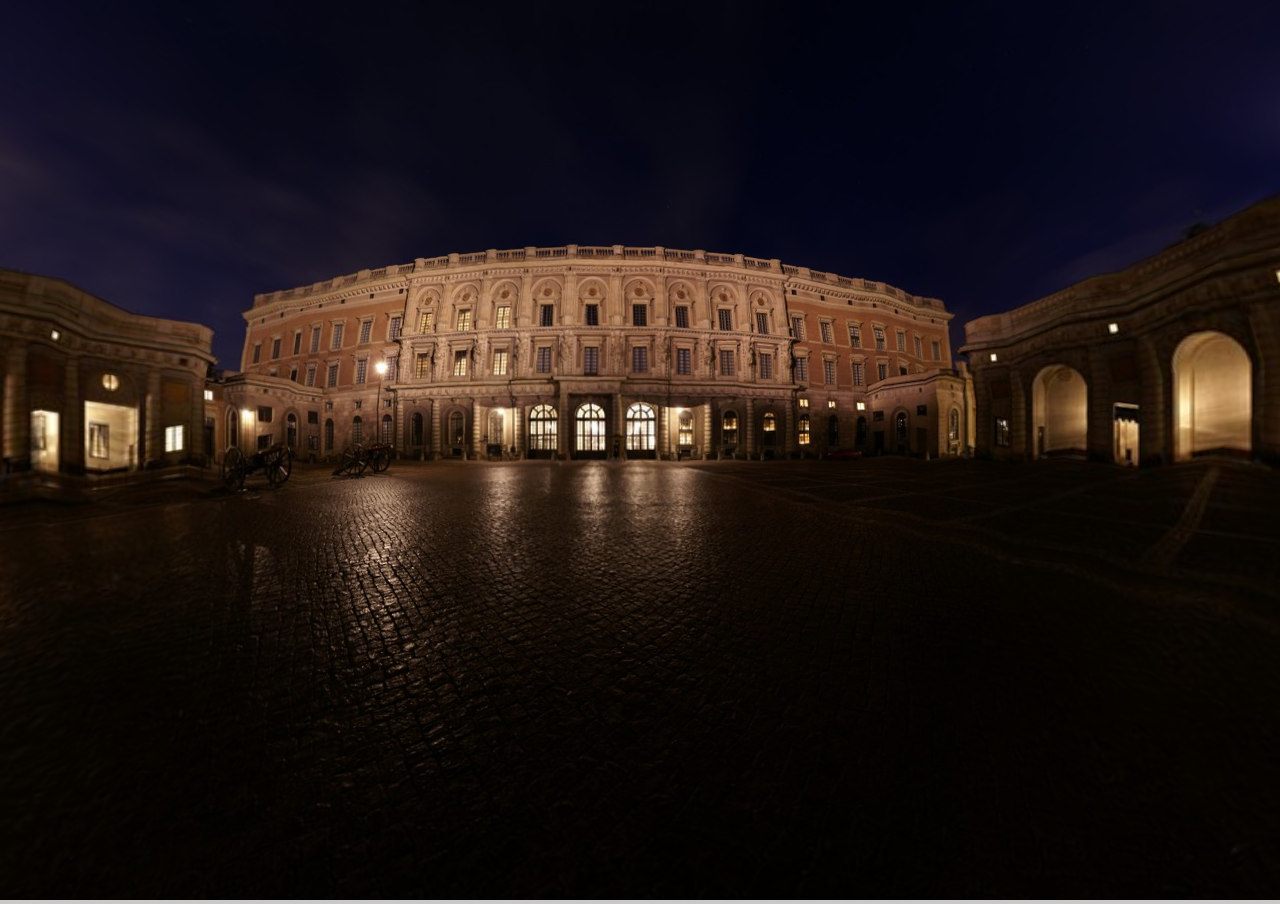
<file: index.html>
<!DOCTYPE html>
<html lang="en">
	<head>
		<title>Renaissance</title>
		<meta charset="utf-8">
		<meta name="viewport" content="width=device-width, user-scalable=no, minimum-scale=1.0, maximum-scale=1.0">
		<style>
			body {
				background-color: rgb(200,200,200);
				margin: 0px;
				overflow: hidden;
			}

			#info {
				position: absolute;
				top: 0px; width: 100%;
				color: #ffffff;
				padding: 5px;
				font-family:Monospace;
				font-size:13px;
				font-weight: bold;
				text-align:center;
			}

			a {
				color: #ffffff;
			}
		</style>
	</head>
	<body>

		<div id="container"></div>

		<script src="js/three.js"></script>

		<script src="js/Projector.js"></script>
		<script src="js/CanvasRenderer.js"></script>

		<script>

			var camera, scene, renderer;

			var texture_placeholder,
			isUserInteracting = false,
			onMouseDownMouseX = 0, onMouseDownMouseY = 0,
			lon = 90, onMouseDownLon = 0,
			lat = 0, onMouseDownLat = 0,
			phi = 0, theta = 0,
			target = new THREE.Vector3();

			init();
			animate();

			function init() {

				var container, mesh;

				container = document.getElementById( 'container' );

				camera = new THREE.PerspectiveCamera( 75, window.innerWidth / window.innerHeight, 1, 1100 );

				scene = new THREE.Scene();

				texture_placeholder = document.createElement( 'canvas' );
				texture_placeholder.width = 128;
				texture_placeholder.height = 128;

				var context = texture_placeholder.getContext( '2d' );
				context.fillStyle = 'rgb( 200, 200, 200 )';
				context.fillRect( 0, 0, texture_placeholder.width, texture_placeholder.height );

				var materials = [

					loadTexture( 'Bg/px.jpg' ), // right
					loadTexture( 'Bg/nx.jpg' ), // left
					loadTexture( 'Bg/py.jpg' ), // top
					loadTexture( 'Bg/ny.jpg' ), // bottom
					loadTexture( 'Bg/pz.jpg' ), // back
					loadTexture( 'Bg/nz.jpg' ) // front

				];

				mesh = new THREE.Mesh( new THREE.BoxGeometry( 300, 300, 300, 7, 7, 7 ), new THREE.MultiMaterial( materials ) );
				mesh.scale.x = - 1;
				scene.add( mesh );

				for ( var i = 0, l = mesh.geometry.vertices.length; i < l; i ++ ) {

					var vertex = mesh.geometry.vertices[ i ];

					vertex.normalize();
					vertex.multiplyScalar( 550 );

				}

				renderer = new THREE.CanvasRenderer();
				renderer.setPixelRatio( window.devicePixelRatio );
				renderer.setSize( window.innerWidth, window.innerHeight );
				container.appendChild( renderer.domElement );

				document.addEventListener( 'mousedown', onDocumentMouseDown, false );
				document.addEventListener( 'mousemove', onDocumentMouseMove, false );
				document.addEventListener( 'mouseup', onDocumentMouseUp, false );
				document.addEventListener( 'wheel', onDocumentMouseWheel, false );

				document.addEventListener( 'touchstart', onDocumentTouchStart, false );
				document.addEventListener( 'touchmove', onDocumentTouchMove, false );

				//

				window.addEventListener( 'resize', onWindowResize, false );

			}

			function onWindowResize() {

				camera.aspect = window.innerWidth / window.innerHeight;
				camera.updateProjectionMatrix();

				renderer.setSize( window.innerWidth, window.innerHeight );

			}

			function loadTexture( path ) {

				var texture = new THREE.Texture( texture_placeholder );
				var material = new THREE.MeshBasicMaterial( { map: texture, overdraw: 0.5 } );

				var image = new Image();
				image.onload = function () {

					texture.image = this;
					texture.needsUpdate = true;

				};
				image.src = path;

				return material;

			}

			function onDocumentMouseDown( event ) {

				event.preventDefault();

				isUserInteracting = true;

				onPointerDownPointerX = event.clientX;
				onPointerDownPointerY = event.clientY;

				onPointerDownLon = lon;
				onPointerDownLat = lat;

			}

			function onDocumentMouseMove( event ) {

				if ( isUserInteracting === true ) {

					lon = ( onPointerDownPointerX - event.clientX ) * 0.1 + onPointerDownLon;
					lat = ( event.clientY - onPointerDownPointerY ) * 0.1 + onPointerDownLat;

				}
			}

			function onDocumentMouseUp( event ) {

				isUserInteracting = false;

			}

			function onDocumentMouseWheel( event ) {

				camera.fov += event.deltaY * 0.05;
				camera.updateProjectionMatrix();

			}

			function onDocumentTouchStart( event ) {

				if ( event.touches.length == 1 ) {

					event.preventDefault();

					onPointerDownPointerX = event.touches[ 0 ].pageX;
					onPointerDownPointerY = event.touches[ 0 ].pageY;

					onPointerDownLon = lon;
					onPointerDownLat = lat;

				}

			}

			function onDocumentTouchMove( event ) {

				if ( event.touches.length == 1 ) {

					event.preventDefault();

					lon = ( onPointerDownPointerX - event.touches[0].pageX ) * 0.1 + onPointerDownLon;
					lat = ( event.touches[0].pageY - onPointerDownPointerY ) * 0.1 + onPointerDownLat;

				}

			}

			function animate() {

				requestAnimationFrame( animate );
				update();

			}

			function update() {

				if ( isUserInteracting === false ) {

					lon += 0.1;

				}

				lat = Math.max( - 85, Math.min( 85, lat ) );
				phi = THREE.Math.degToRad( 90 - lat );
				theta = THREE.Math.degToRad( lon );

				target.x = 500 * Math.sin( phi ) * Math.cos( theta );
				target.y = 500 * Math.cos( phi );
				target.z = 500 * Math.sin( phi ) * Math.sin( theta );

				camera.position.copy( target ).negate();
				camera.lookAt( target );

				renderer.render( scene, camera );
				

			}

		</script>
	</body>
</html>
</file>
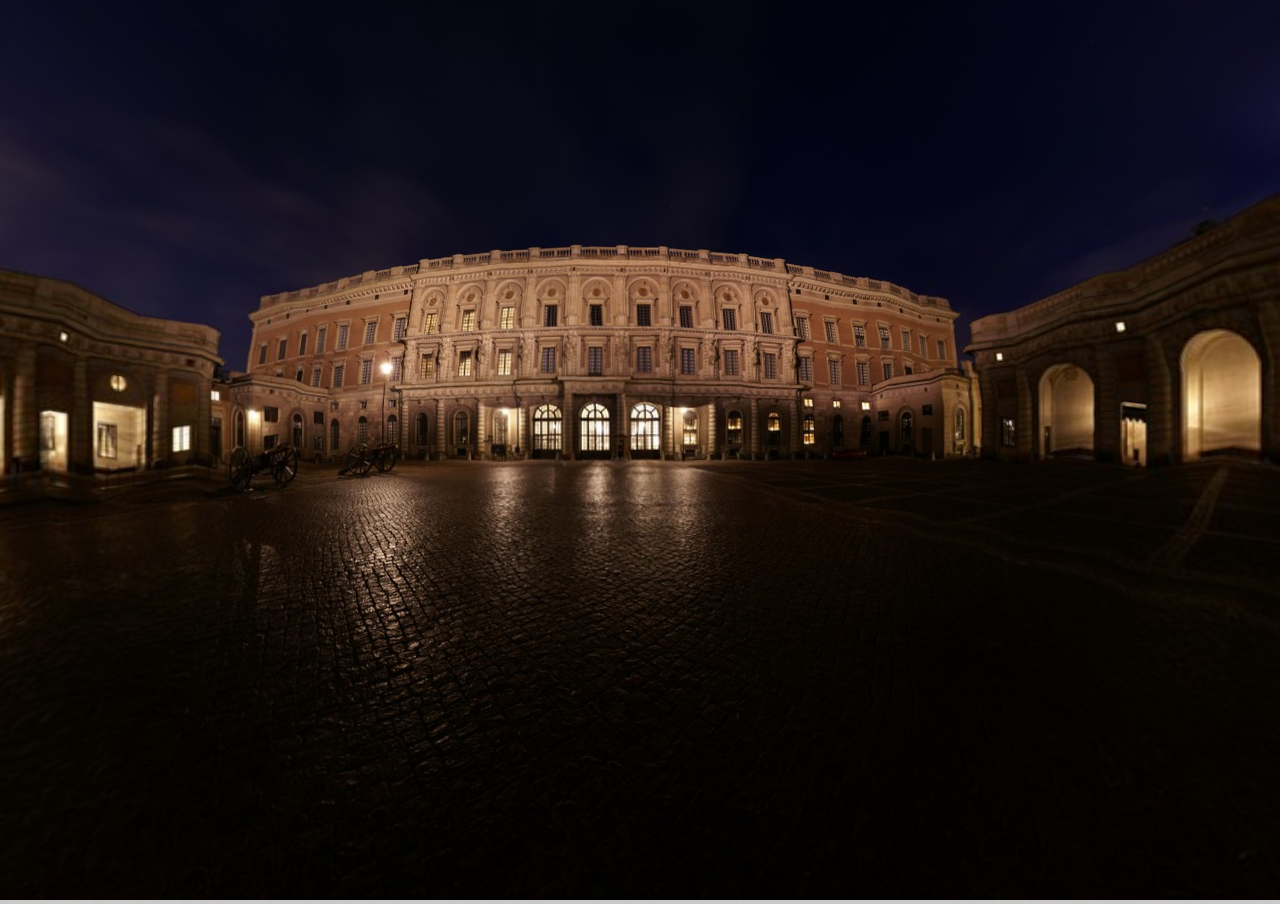
<file: canvas_geometry_panorama_fisheye.html>
<!DOCTYPE html>
<html lang="en">
	<head>
		<title>three.js canvas - panorama fisheye demo</title>
		<meta charset="utf-8">
		<meta name="viewport" content="width=device-width, user-scalable=no, minimum-scale=1.0, maximum-scale=1.0">
		<style>
			body {
				background-color: rgb(200,200,200);
				margin: 0px;
				overflow: hidden;
			}

			#info {
				position: absolute;
				top: 0px; width: 100%;
				color: #ffffff;
				padding: 5px;
				font-family:Monospace;
				font-size:13px;
				font-weight: bold;
				text-align:center;
			}

			a {
				color: #ffffff;
			}
		</style>
	</head>
	<body>

		<div id="container"></div>

		<script src="js/three.js"></script>

		<script src="js/Projector.js"></script>
		<script src="js/CanvasRenderer.js"></script>

		<script>

			var camera, scene, renderer;

			var texture_placeholder,
			isUserInteracting = false,
			onMouseDownMouseX = 0, onMouseDownMouseY = 0,
			lon = 90, onMouseDownLon = 0,
			lat = 0, onMouseDownLat = 0,
			phi = 0, theta = 0,
			target = new THREE.Vector3();

			init();
			animate();

			function init() {

				var container, mesh;

				container = document.getElementById( 'container' );

				camera = new THREE.PerspectiveCamera( 75, window.innerWidth / window.innerHeight, 1, 1100 );

				scene = new THREE.Scene();

				texture_placeholder = document.createElement( 'canvas' );
				texture_placeholder.width = 128;
				texture_placeholder.height = 128;

				var context = texture_placeholder.getContext( '2d' );
				context.fillStyle = 'rgb( 200, 200, 200 )';
				context.fillRect( 0, 0, texture_placeholder.width, texture_placeholder.height );

				var materials = [

					loadTexture( 'Bg/px.jpg' ), // right
					loadTexture( 'Bg/nx.jpg' ), // left
					loadTexture( 'Bg/py.jpg' ), // top
					loadTexture( 'Bg/ny.jpg' ), // bottom
					loadTexture( 'Bg/pz.jpg' ), // back
					loadTexture( 'Bg/nz.jpg' ) // front

				];

				mesh = new THREE.Mesh( new THREE.BoxGeometry( 300, 300, 300, 7, 7, 7 ), new THREE.MultiMaterial( materials ) );
				mesh.scale.x = - 1;
				scene.add( mesh );

				for ( var i = 0, l = mesh.geometry.vertices.length; i < l; i ++ ) {

					var vertex = mesh.geometry.vertices[ i ];

					vertex.normalize();
					vertex.multiplyScalar( 550 );

				}

				renderer = new THREE.CanvasRenderer();
				renderer.setPixelRatio( window.devicePixelRatio );
				renderer.setSize( window.innerWidth, window.innerHeight );
				container.appendChild( renderer.domElement );

				document.addEventListener( 'mousedown', onDocumentMouseDown, false );
				document.addEventListener( 'mousemove', onDocumentMouseMove, false );
				document.addEventListener( 'mouseup', onDocumentMouseUp, false );
				document.addEventListener( 'wheel', onDocumentMouseWheel, false );

				document.addEventListener( 'touchstart', onDocumentTouchStart, false );
				document.addEventListener( 'touchmove', onDocumentTouchMove, false );

				//

				window.addEventListener( 'resize', onWindowResize, false );

			}

			function onWindowResize() {

				camera.aspect = window.innerWidth / window.innerHeight;
				camera.updateProjectionMatrix();

				renderer.setSize( window.innerWidth, window.innerHeight );

			}

			function loadTexture( path ) {

				var texture = new THREE.Texture( texture_placeholder );
				var material = new THREE.MeshBasicMaterial( { map: texture, overdraw: 0.5 } );

				var image = new Image();
				image.onload = function () {

					texture.image = this;
					texture.needsUpdate = true;

				};
				image.src = path;

				return material;

			}

			function onDocumentMouseDown( event ) {

				event.preventDefault();

				isUserInteracting = true;

				onPointerDownPointerX = event.clientX;
				onPointerDownPointerY = event.clientY;

				onPointerDownLon = lon;
				onPointerDownLat = lat;

			}

			function onDocumentMouseMove( event ) {

				if ( isUserInteracting === true ) {

					lon = ( onPointerDownPointerX - event.clientX ) * 0.1 + onPointerDownLon;
					lat = ( event.clientY - onPointerDownPointerY ) * 0.1 + onPointerDownLat;

				}
			}

			function onDocumentMouseUp( event ) {

				isUserInteracting = false;

			}

			function onDocumentMouseWheel( event ) {

				camera.fov += event.deltaY * 0.05;
				camera.updateProjectionMatrix();

			}

			function onDocumentTouchStart( event ) {

				if ( event.touches.length == 1 ) {

					event.preventDefault();

					onPointerDownPointerX = event.touches[ 0 ].pageX;
					onPointerDownPointerY = event.touches[ 0 ].pageY;

					onPointerDownLon = lon;
					onPointerDownLat = lat;

				}

			}

			function onDocumentTouchMove( event ) {

				if ( event.touches.length == 1 ) {

					event.preventDefault();

					lon = ( onPointerDownPointerX - event.touches[0].pageX ) * 0.1 + onPointerDownLon;
					lat = ( event.touches[0].pageY - onPointerDownPointerY ) * 0.1 + onPointerDownLat;

				}

			}

			function animate() {

				requestAnimationFrame( animate );
				update();

			}

			function update() {

				if ( isUserInteracting === false ) {

					lon += 0.1;

				}

				lat = Math.max( - 85, Math.min( 85, lat ) );
				phi = THREE.Math.degToRad( 90 - lat );
				theta = THREE.Math.degToRad( lon );

				target.x = 500 * Math.sin( phi ) * Math.cos( theta );
				target.y = 500 * Math.cos( phi );
				target.z = 500 * Math.sin( phi ) * Math.sin( theta );

				camera.position.copy( target ).negate();
				camera.lookAt( target );

				renderer.render( scene, camera );

			}

		</script>
	</body>
</html>
</file>
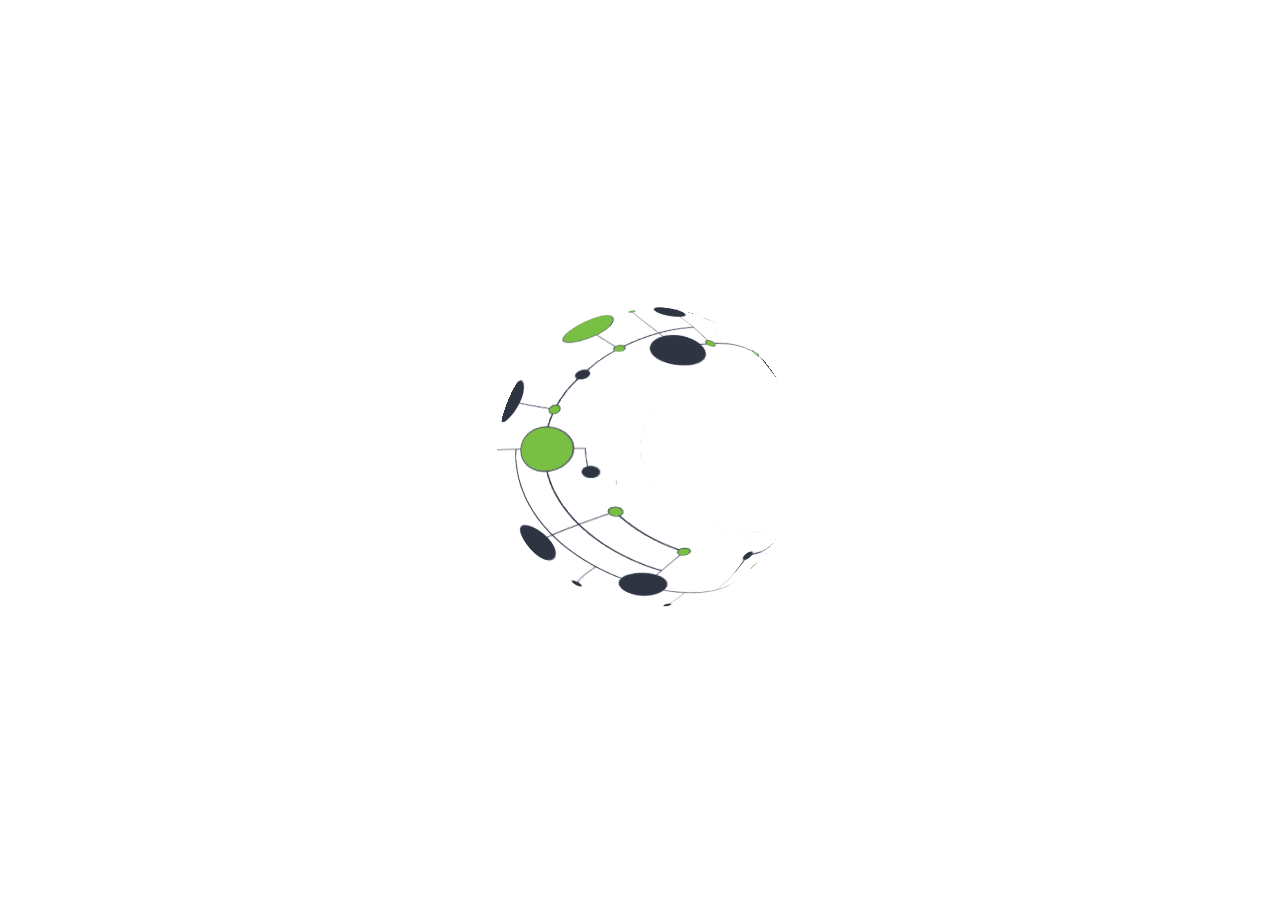
<file: check.html>
<html>
<head>
 

<script src="build/three.js"></script>
<script src='rennai/threex.domevent.js'></script>

</head>

<body>







<div class="duniya">
<script>
 

init();


function init() {
 scene.add(mesh3);

				window.addEventListener( 'resize', onWindowResize, false );
}

			function onWindowResize() {

				camera.aspect = window.innerWidth / window.innerHeight;
				camera.updateProjectionMatrix();

				renderer.setSize( window.innerWidth, window.innerHeight );

			}

</script>
</div>






<div class="duniya">
<script>

var camera, scene, renderer;
var geometry, material, mesh;
	var texture_placeholder,
			isUserInteracting = false,
			onMouseDownMouseX = 0, onMouseDownMouseY = 0,
			lon = 90, onMouseDownLon = 0,
			lat = 0, onMouseDownLat = 0,
			phi = 0, theta = 0,
			target = new THREE.Vector3();

init();
animate();

function init() {

//initiating renderers earlier
renderer = new THREE.WebGLRenderer({ alpha: true });
renderer.setSize(window.innerWidth, window.innerHeight);
document.body.appendChild(renderer.domElement);
//initiating

    camera = new THREE.PerspectiveCamera(75, window.innerWidth / window.innerHeight, 1, 10000);
    camera.position.z = 1000;

    scene = new THREE.Scene();

    geometry = new THREE.SphereGeometry( 250,250,250);
		var texture = THREE.ImageUtils.loadTexture( 'bub.png' );
				texture.anisotropy = renderer.getMaxAnisotropy();
				var material = new THREE.MeshBasicMaterial( { map: texture } );



    mesh3 = new THREE.Mesh(geometry, material);
    var domEvents	= new THREEx.DomEvents(camera, renderer.domElement);
//event
      
   scene.add(mesh3);


				window.addEventListener( 'resize', onWindowResize, false );


}

			function onWindowResize() {

				camera.aspect = window.innerWidth / window.innerHeight;
				camera.updateProjectionMatrix();

				renderer.setSize( window.innerWidth, window.innerHeight );

			}

function animate() {

    requestAnimationFrame(animate);

  //  mesh3.rotation.x += 0.01;  planets rotates along y axis....
    mesh3.rotation.y += 0.1;

    renderer.render(scene, camera);
//	update();

}

</script>
</div>
</body>
</html>
</file>
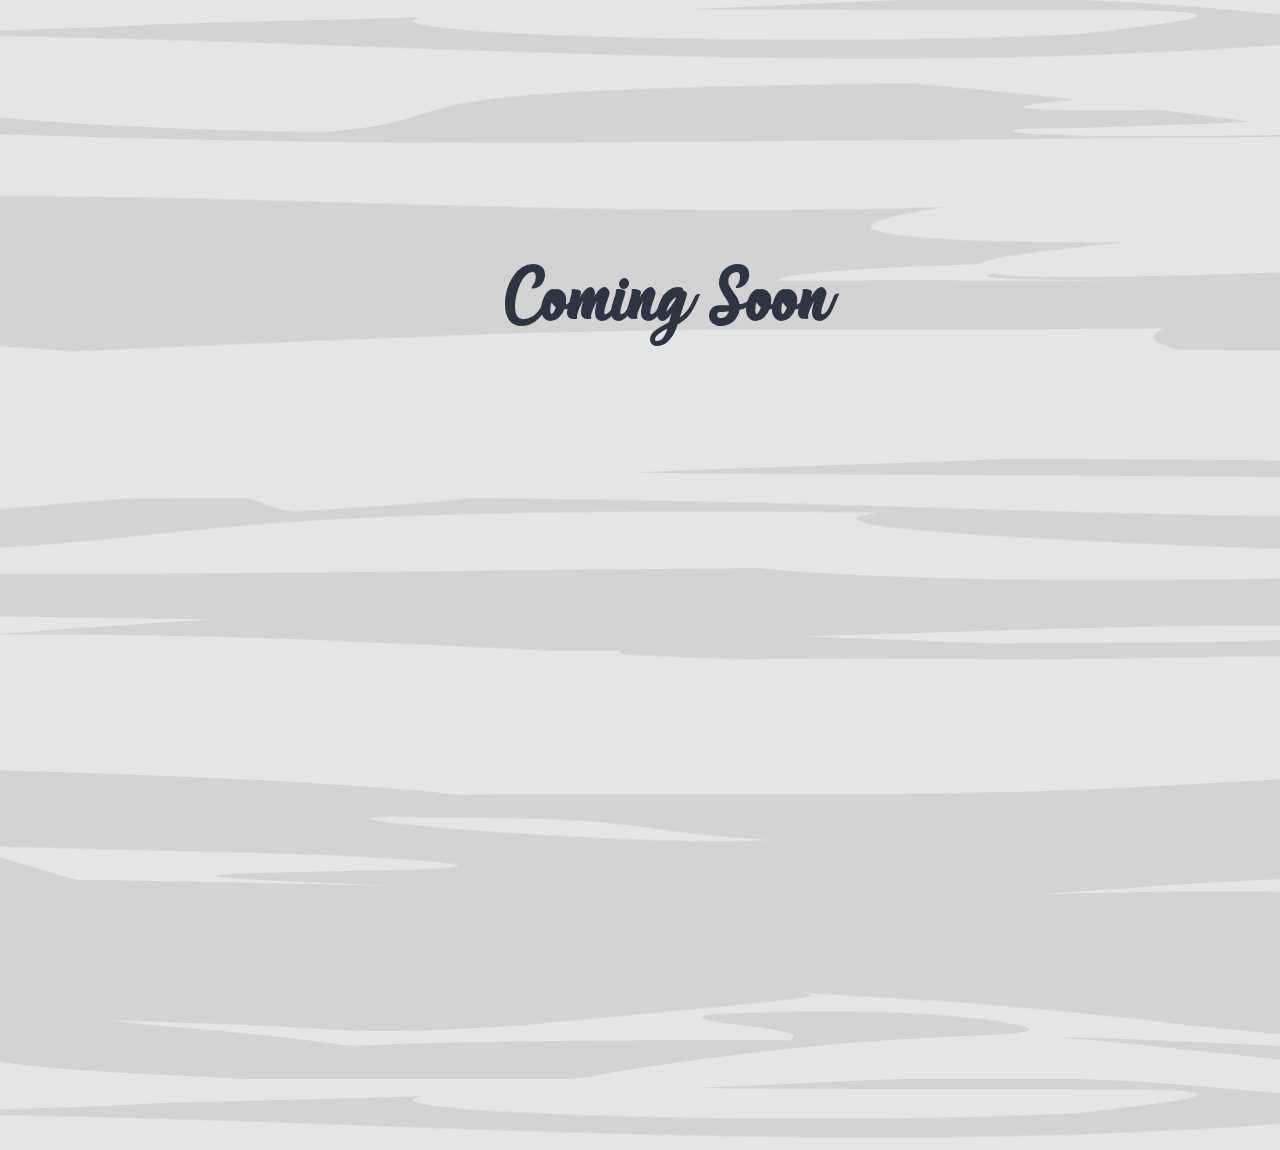
<file: coming.html>
<html>
	<head>
		<title>JECRC Renaissance 2016 | Endeavour Events</title>
<link href="handy_cheera.woff" />
	 <style>
	 
	 @font-face
	 {
	font-family: handycheera;
src: url(handy_cheera.woff);	
	 }
	 	body {
			background: url('background.png');

			-webkit-animation: backgroundScroll 48s linear infinite;
			 animation: backgroundScroll 48s linear infinite;
			 width: 100%;
			 height: 100%;

			margin: 0px;
			overflow: hidden;
			cursor:move;
		}
		@-webkit-keyframes backgroundScroll {
	from {background-position: 0 0;}
	to {background-position: -3820px 0;}
	}

	@keyframes backgroundScroll {
	from {background-position: 0 0;}
	to {background-position: -3820px 0;}
	}
	 .full{
	 position:fixed;
	 top:-5px;
	 left:630px;	
	 
	 }
	 </style>
	</head>

	<body >
<div class="container" style="margin:250px 0px 0px 500px;">
<div class="row">
<div class="col-md-12">
<h1 style="font-family:handycheera;font-size:65px;color:#2f3442">Coming Soon</h1>

</div>
</div>

</div>

	</body></html>
</file>
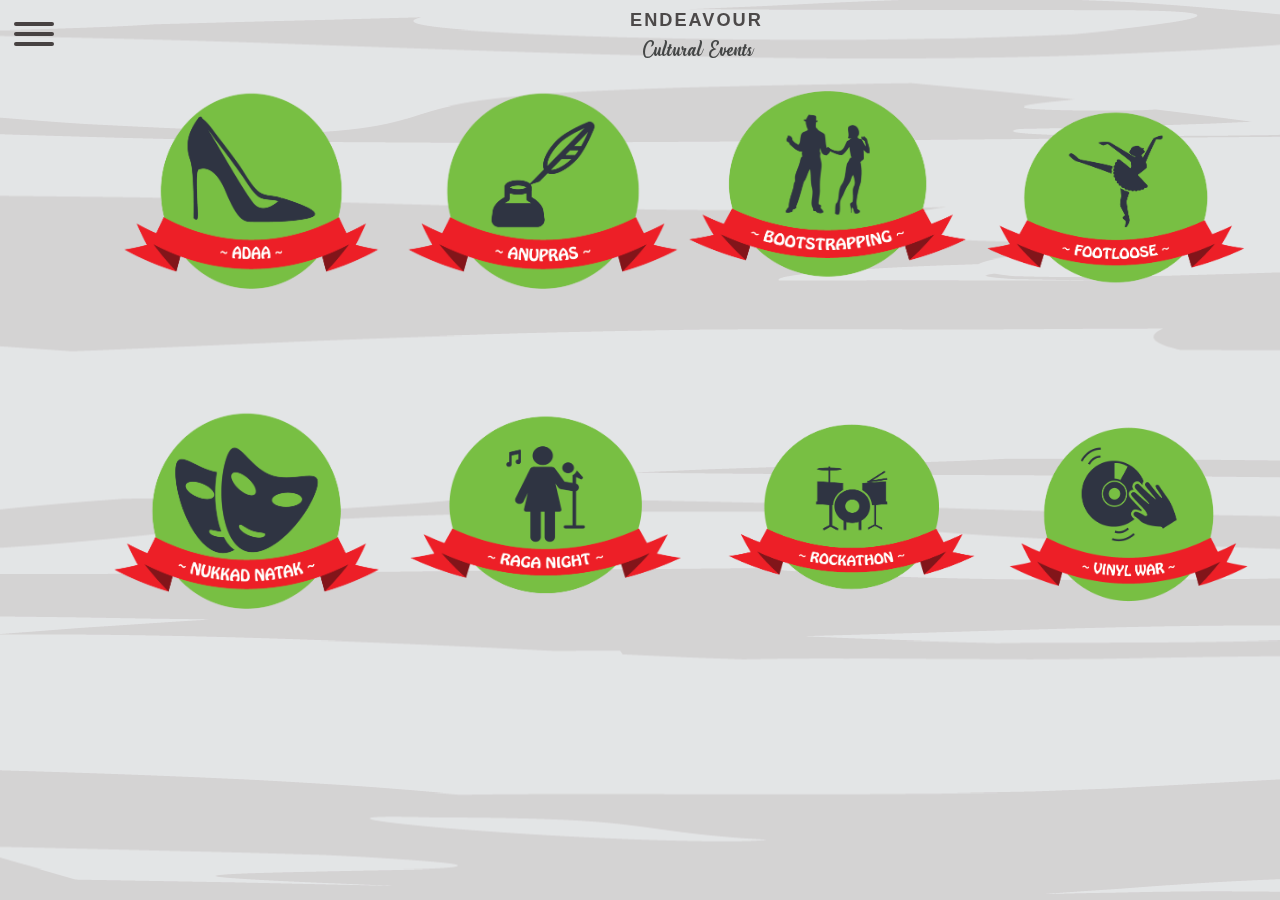
<file: end.html>
<html>
	<head>
		<title>JECRC Renaissance 2016 | Endeavour Events</title>


		<link href="./JECRC Renaissance 2016 _ Endeavour Events_files/bootstrap.min.css" rel="stylesheet">
		<link href="./JECRC Renaissance 2016 _ Endeavour Events_files/style.min.css" rel="stylesheet">
	 <style>
	 	body {
			background: url('img/site/background.png');

			-webkit-animation: backgroundScroll 48s linear infinite;
			 animation: backgroundScroll 48s linear infinite;
			 width: 100%;
			 height: 100%;

			margin: 0px;
			overflow: hidden;
			cursor:move;
		}
		@-webkit-keyframes backgroundScroll {
	from {background-position: 0 0;}
	to {background-position: -3820px 0;}
	}

	@keyframes backgroundScroll {
	from {background-position: 0 0;}
	to {background-position: -3820px 0;}
	}
	 .full{
	 position:fixed;
	 top:-5px;
	 left:780px;

	 }
	 
	 .layout{
	 
	  margin-top:100px;
	  margin-left:250px;
	 }
	 @media only screen and (max-width:1340px){
	
	 .full{
	 position:fixed;
	 top:-5px;
	 left:630px;

	 }
	 .layout{
	 
	  margin-top:35px;
	  margin-left:80px;
	 }
	 
	 
	 
	 }
	 
	 </style>
	</head>

	<body >

		<div class="bar col-md-2 col-xs-6">
			<div class="inner-bar">
				<img class="category-img" >
				<div class=" full">
					<h2>ENDEAVOUR</h2>
					<h3 font>Cultural Events</h3>
				</div>
			</div>

		<div class="tab-content">
	 <div  class="container layout"  >
				<div class="row">
				<div class="col-md-3" >
					<a href="aada.html">
				  <img  src="img/logo/events/endeavour/adaa.png" style="width:300px;height:300px;" alt="">
				  </a>
				  </div>
				  <div class="col-md-3" >
					<a href="#">
					<img  src="img/logo/events/endeavour/anupras.png" style="width:300px;height:300px;" alt="">	</a> </div>
					<div class="col-md-3" > 	<a href="#"> <img  src="img/logo/events/endeavour/bootstrapping.png" style="width:300px;height:300px;" alt=""></a>  </div>
					<div class="col-md-3" >	<a href="#">   <img  src="img/logo/events/endeavour/FOOTLOOSE.png" style="width:300px;height:300px;" alt=""> </a> </div>

					</div>
					<div class="row" >
				<div class="col-md-3" >		<a href="#">	  <img  src="img/logo/events/endeavour/nukkad-natak.png" style="width:300px;height:300px;" alt=""> </a> </div>
				<div class="col-md-3" >		<a href="#">	    <img  src="img/logo/events/endeavour/raga-night.png" style="width:300px;height:300px;" alt=""> </a> </div>
				<div class="col-md-3" >		<a href="#">	    <img  src="img/logo/events/endeavour/rockathon.png"  style="width:300px;height:300px;" alt=""></a>  </div>
				<div class="col-md-3" >		<a href="#">	    <img  src="img/logo/events/endeavour/VINYL WAR.png" style="width:300px;height:300px;" alt=""> </a> </div>
				</div>
			</div>
		</div>
	</div>

	<!-- uiView:  --><div class="fade-effect ng-scope" ></div>
	</div>
			</div>
		</div>

	</main>

	<!-- ngInclude: 'assets/partials/partial-menu.html' --><div  ><div class="navigation ng-scope">

	<a href="javascript:history.back()">
	<div class="menu-icon" ><div class="menu-bars"></div></div>
</a>

		<div class="clearfix"></div>

	</div>
	</div>
	</div>


	</body></html>
</file>
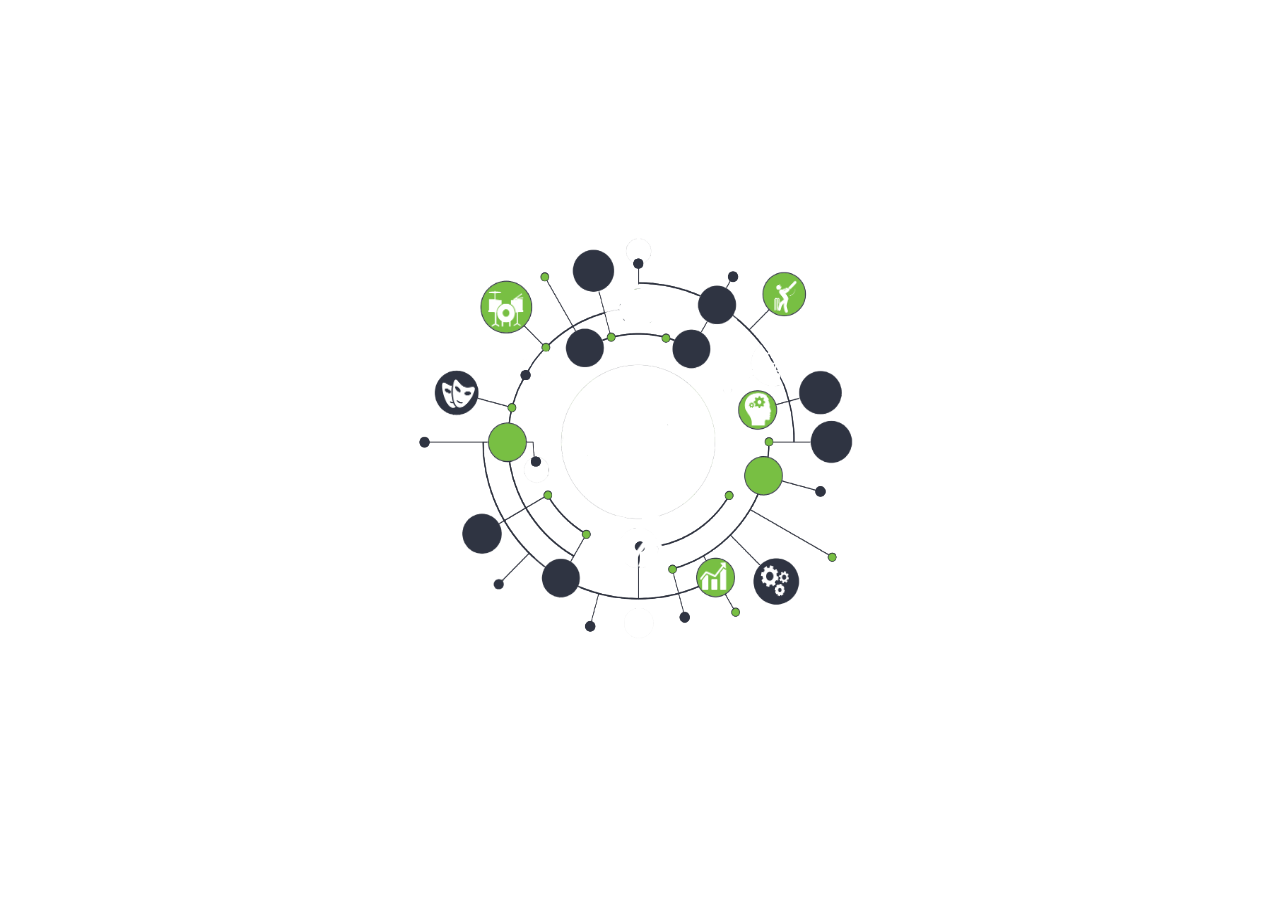
<file: try.html>
<html>
<head>
<style>


.jumbotron {
  position: absolute;
  top: 50%;
  left:50%;
  transform: translate(-50%,-50%);
  border: 1px ;
}

.icon1{
margin-left:-8%;
margin-top:277%;
width:70px;
height:70px;


}



.icon2{

margin-left:-193%;
margin-top:-255%;
width:70px;
height:70px;
}

.icon3{

margin-left:170%;
margin-top:-110%;
width:70px;
height:70px;
}

.icon4{

margin-left:205%;
margin-top:-270%;
width:70px;
height:70px;
}

.icon5{

margin-left:-265%;
margin-top:-135%;
width:70px;
height:70px;
}


.icon6{

margin-left:187%;
margin-top:-175%;
width:70px;
height:70px;
}


.icon7{

margin-left:190%;
margin-top:377%;
width:70px;
height:70px;
}


.icon8{

margin-left:112%;
margin-top:382%;
width:65px;
height:65px;
}




@media only screen and (max-width:600px){

.bub{
width:300px;
height:200px;

}

.vec{
width:300px;
height:200px;

}


.icon1{
margin-left:-8%;
margin-top:140%;
width:70px;
height:70px;


}
}


@media only screen  and (max-height:400px){

.bub{
width:300px;
height:200px;

}

.vec{
width:300px;
height:200px;

}

.icon1{
margin-left:-8%;
margin-top:280%;
width:70px;
height:70px;


}



}



</style>
</head>
<body>



  <div class="jumbotron">
   <img src="bub.png" width="600px" height="500px" class="bub"  />
  
  </div>
  
  <div class="jumbotron">
   <img src="vec.png" width="600px" height="500px"  class="vec" />
  
  </div> 
  <div class="jumbotron">
   <img src="vectors ren 17/final poster ren 17-17.png"  class="icon1" />
  
  </div>
    <div class="jumbotron">
   <img src="vectors ren 17/final poster ren 17-34.png"  class="icon2" />
  
  </div> 
  <div class="jumbotron">
   <img src="vectors ren 17/final poster ren 17-31.png"  class="icon3" />
  
  </div>
  <div class="jumbotron">
   <img src="vectors ren 17/final poster ren 17-21.png"  class="icon4" />
  
  </div>
   
   <div class="jumbotron">
   <img src="vectors ren 17/final poster ren 17-36.png"  class="icon5" />
  
  </div>  
  
  <div class="jumbotron">
   <img src="vectors ren 17/final poster ren 17-25.png"  class="icon6" />
  
  </div>
  
  <div class="jumbotron">
   <img src="vectors ren 17/final poster ren 17-20.png"  class="icon7" />
  
  </div>
  
  <div class="jumbotron">
   <img src="vectors ren 17/final poster ren 17-35.png"  class="icon8" />
  
  </div>
   
</body>
</html>
</file>
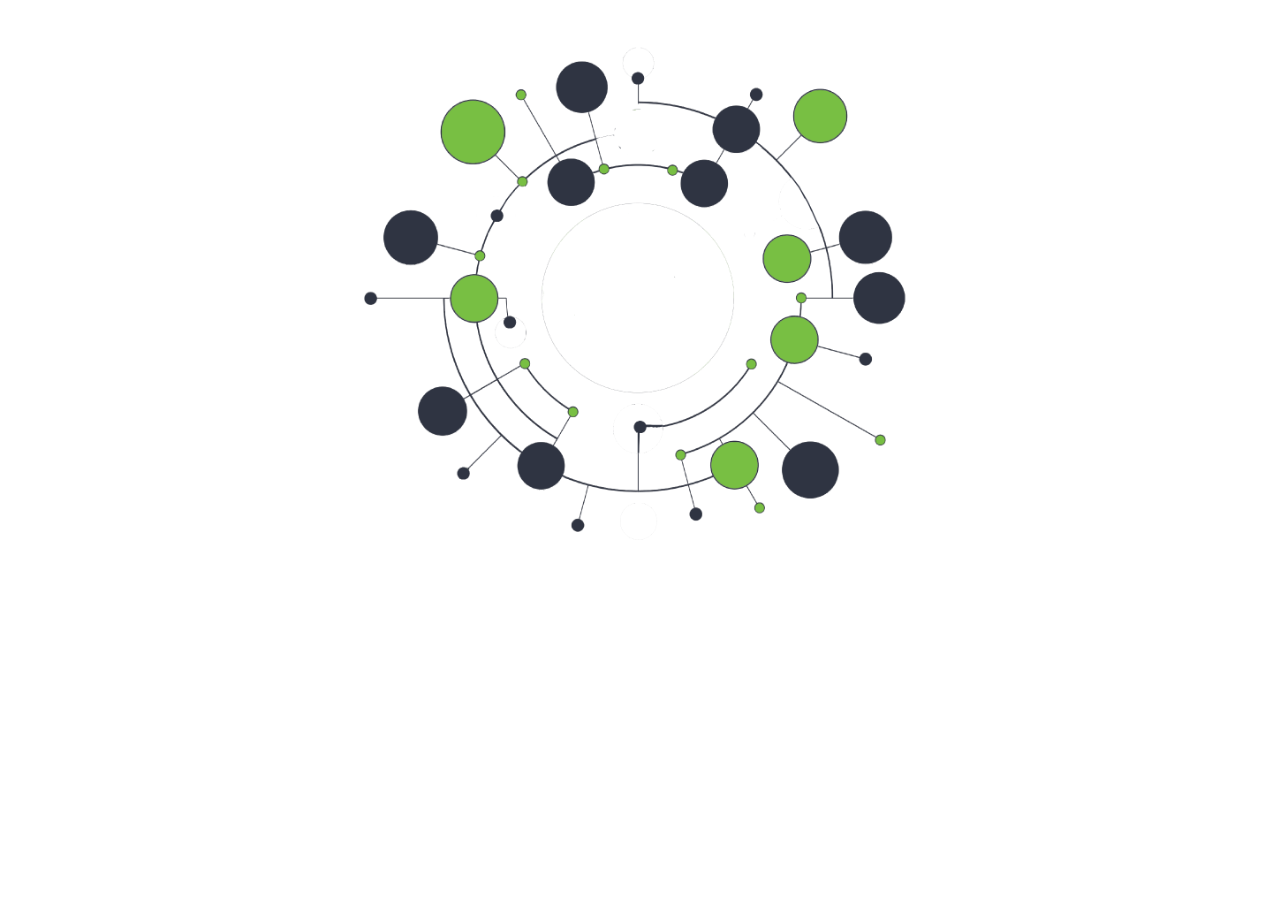
<file: Untitled Document.html>
<!DOCTYPE html>
<html lang="en">
  <head>
    <!-- Latest compiled and minified CSS -->
   <link rel="stylesheet" href="https://maxcdn.bootstrapcdn.com/bootstrap/3.3.7/css/bootstrap.min.css">

   <!-- jQuery library -->
   <script src="https://ajax.googleapis.com/ajax/libs/jquery/3.1.1/jquery.min.js"></script>

   <!-- Latest compiled JavaScript -->
   <script src="https://maxcdn.bootstrapcdn.com/bootstrap/3.3.7/js/bootstrap.min.js"></script>
    <meta charset="utf-8">

<meta name="viewport" content="width=device-width, initial-scale=1">
<style>
<!-- .bub { -->
  
	
    <!-- height: auto; -->
    <!-- vertical-align: middle; -->
<!-- } -->
<!-- @media only screen and (max-width:600px){ -->


<!-- .bub { -->
  
	<!-- position:fixed; -->
	<!-- left:0%; -->
	<!-- top:15%; -->
    <!-- height: auto; -->
    <!-- vertical-align: middle; -->
<!-- } -->

<!-- } -->


</style>



  </head>
  <body>
<!--
<img src="vectors ren 17/final poster ren 17-03.png" style="position:fixed;top:5%; left:32%;height:130.2px;width:477.6px;" id="logoim">
col-sm-offset-6
 -->

    <div class="container" >
      <div class="row" >

     <div class="col-sm-8 col-xs-8 col-md-8 col-sm-offset-2 col-xs-offset-2 col-md-offset-2"  >
          <!-- <img id="maze"  src="vec.png" class="img-responsive"   > -->
		  <!-- <span class="helper"></span> -->
         <img id="maze2"  src="bub.png" class="img-responsive center-block"   >

     </div>
    
   </div>
    </div>

  </body>
</html>
</file>
<file: JECRC Renaissance 2016 _ Endeavour Events_files/style.min.css>
*, *::after, *::before {
    box-sizing: border-box;
}
@font-face {
    font-family: handycheera;
    src: url(../fonts/handy_cheera.woff);
}

html {
    padding: 0;
    margin: 0;
    width: 100%;
    height: 100%;
}
body {
    font-family: 'Roboto', sans-serif;
    height: 100%;
    width: 100%;
    overflow: hidden;
    color: #4a4a4a;
}
.clearfix {
    clear: both;
}
::-webkit-scrollbar {
    display: none;
}
#stars, #stars2, #stars3 {
    z-index: -10;
}
.main-page {
    background: url("../img/site/background.png");
    background-size: cover;
    background-position: center center;
    text-align: center;
    z-index: 1010;
    -webkit-animation: backgroundScroll 12s linear infinite;
     animation: backgroundScroll 12s linear infinite;

}
.main-page-inner {
    position: relative;
    z-index: 1000;
    height: 100%;
}
.pronite {
    position: absolute;
    width: 150px;
    right: 150px;
    top: 45%;
    cursor: pointer;
}
.prizes {
    position: absolute;
    width: 150px;
    left: 150px;
    top: 45%;
}
.style-left, .style-right {
    position: absolute;
    width: 50%;
    height: 100%;
    bottom: 0;
    z-index: 10;
}
.style-left {
    left: 0;
}
.style-right {
    right: 0;
}
.style-left img, .style-right img {
    position: absolute;
    bottom: 0;
    width: 40%;
}
.style-left img {
    left: 0;
}
.style-right img {
    right: 0;
}
.style-left::after, .event-details::after {
    content: '';
    background: url("../img/site/p-left.png");
    background-repeat: no-repeat;
    background-size: 50% 100%;
    width: 100%;
    height: 100%;
    z-index: -1;
    position: absolute;
    left: 0;
    top: 0;
}
.style-right::after, .event-details::before {
    content: '';
    background: url("../img/site/p-right.png");
    background-repeat: no-repeat;
    background-size: 50% 100%;
    background-position: right;
    width: 100%;
    height: 100%;
    z-index: -1;
    position: absolute;
    right: 0;
    top: 0;
}

/* Home Page SVG Animation */

#man {
    -webkit-animation: flying 1s linear infinite;
    animation: flying 1s linear infinite;
}
.flying-man svg {
    width: 100%;
    height: 35%;
    position: absolute;
    left: 0;
    right: 0;
    bottom: 0;
}
@-webkit-keyframes flying {
    0% {
        -webkit-transform: translateY(5px);
    }
    50% {
        -webkit-transform: translateY(0px);
    }
    100% {
        -webkit-transform: translateY(5px);
    }
}
@keyframes flying {
    0% {
        transform: translateY(5px);
    }
    50% {
        transform: translateY(0px);
    }
    100% {
        transform: translateY(5px);
    }
}
#flame-right, #flame-left {
    -webkit-animation: flame 0.4s linear infinite;
    animation: flame 0.4s linear infinite;
}
@-webkit-keyframes flame {
    0% {
        fill: #F7A71C;
    }
    100% {
        fill: #DC6F04;
    }
}
@keyframes flame {
    0% {
        fill: #F7A71C;
    }
    100% {
        fill: #DC6F04;
    }
}
#smaller-smoke {
    -webkit-animation: smaller-smoke 1s linear infinite;
    animation: smaller-smoke 1s linear infinite;
}
@-webkit-keyframes smaller-smoke {
    0% {
        -webkit-transform: translate(2px, 2px);
    }
    50% {
        -webkit-transform: translate(0, 0);
    }
    100% {
        -webkit-transform: translate(2px, 2px);
    }
}
@keyframes smaller-smoke {
    0% {
        transform: translate(2px, 2px);
    }
    50% {
        transform: translate(0, 0);
    }
    100% {
        transform: translate(2px, 2px);
    }
}
#outter-smoke {
    -webkit-animation: outter-smoke 0.6s linear infinite;
    animation: outter-smoke 0.6s linear infinite;
}
@-webkit-keyframes outter-smoke {
    0% {
        -webkit-transform: translateX(2px);
    }
    50% {
        -webkit-transform: translateX(0);
    }
    100% {
        -webkit-transform: translateX(2px);
    }
}
@keyframes outter-smoke {
    0% {
        transform: translateX(2px);
    }
    50% {
        transform: translateX(0);
    }
    100% {
        transform: translateX(2px);
    }
}
#smoke-brust1, #smoke-brust2 {
    -webkit-animation: smoke-brust 0.4s linear infinite;
    animation: smoke-brust 0.4s linear infinite;
}
#smoke-brust2 {
    -webkit-animation-delay: 0.2s;
    animation-delay: 0.2s;
}
@-webkit-keyframes smoke-brust {
    0% {
        -webkit-transform: translateY(3px);
    }
    50% {
        -webkit-transform: translateY(0px);
    }
    100% {
        -webkit-transform: translateY(3px);
    }
}
@keyframes smoke-brust {
    0% {
        transform: translateY(3px);
    }
    50% {
        transform: translateY(0px);
    }
    100% {
        transform: translateY(3px);
    }
}
.style-left svg {
    position: absolute;
    left: -15px;
    bottom: -5px;
}
.style-right svg {
    position: absolute;
    right: -15px;
    bottom: -5px;
}
#w1 #inner, #w2 #inner {
    transform-origin: 50% 50%;
    -webkit-transform-origin: 50% 50%;
    animation: bass 0.4s linear infinite;
    -webkit-animation: bass 0.4s linear infinite;
    -moz-animation: none;
}
#l1 .st4, #l2 .st4, #l1 .stt6, #l2 .stt6 {
    fill: green;
}
#l4 .st4, #l5 .st4, #l4 .stt6, #l5 .stt6 {
    fill: red;
    -webkit-animation: lights 1s linear infinite;
    animation: lights 1s linear infinite;
}
#l4 .st4, #l4 .stt6 {
    -webkit-animation-delay: 0.3s;
    animation-delay: 0.3s;
}
@-webkit-keyframes bass {
    0% {
        -webkit-transform: scale(1);
    }
    20% {
        -webkit-transform: scale(1.075);
    }
    100% {
        -webkit-transform: scale(0.9);
    }
}
@keyframes bass {
    0% {
        transform: scale(1);
    }
    20% {
        transform: scale(1.075);
    }
    100% {
        transform: scale(0.9);
    }
}
@-webkit-keyframes lights {
    0% {
        fill: red
    }
    100% {
        fill: #F2B562
    }
}
@keyframes lights {
    0% {
        fill: red
    }
    100% {
        fill: #F2B562
    }
}
.event-details::before, .event-details::after {
    background-size: 25% 100%;
}
.main-logo {
    display: inline-block;
}
#logo {
    max-width: 100%;
    width: 350px;
    margin: 50px 30px 0 30px;
}
.jecrc-img, .dates-img {
    width: 120px;
    opacity: .7;
}
.explore-button {
    position: absolute;
    left: 0;
    right: 0;
    margin: auto;
    top: 40%;
    cursor: pointer;
    display: inline-block;
    width: 130px;
    -webkit-animation: pulsate 1s ease-out;
    animation: pulsate 1s ease-out;
    -webkit-animation-iteration-count: infinite;
    animation-iteration-count: infinite;
}
@keyframes pulsate {
    0% {
        transform: scale(1, 1);
    }
    10% {
        transform: scale(1.1, 1.1);
    }
    50% {
        transform: scale(1.13, 1.13);
    }
    100% {
        transform: scale(1, 1);
    }
}
@-webkit-keyframes pulsate {
    0% {
        -webkit-transform: scale(1, 1);
    }
    10% {
        -webkit-transform: scale(1.1, 1.1);
    }
    50% {
        -webkit-transform: scale(1.13, 1.13);
    }
    100% {
        -webkit-transform: scale(1, 1);
    }
}
.explore-button:hover {
    animation: none;
    -webkit-animation: none;
}
.sett-img img {
    position: absolute;
    top: 0;
    opacity: 0.3;
    width: 40px;
}
.sett-img .sett1 {
    left: 0;
    -webkit-animation: sett1 35s linear infinite;
    animation: sett1 35s linear infinite;
}
@-webkit-keyframes sett1 {
    0% {
        -webkit-transform: translate(50px, -10px) rotate(50deg)
    }
    50% {
        -webkit-transform: translate(250px, 35px) rotate(-90deg)
    }
    100% {
        -webkit-transform: translate(50px, -10px) rotate(50deg)
    }
}
@keyframes sett1 {
    0% {
        transform: translate(50px, -10px) rotate(50deg)
    }
    50% {
        transform: translate(250px, 35px) rotate(-90deg)
    }
    100% {
        transform: translate(50px, -10px) rotate(50deg)
    }
}
.sett-img .sett2 {
    top: 75%;
    right: 25%;
    -webkit-animation: sett2 60s linear infinite;
    animation: sett2 60s linear infinite;
}
@-webkit-keyframes sett2 {
    0% {
        -webkit-transform: translate(50px, 20px) rotate(30deg)
    }
    50% {
        -webkit-transform: translate(250px, 200px) rotate(-50deg)
    }
    100% {
        -webkit-transform: translate(50px, 20px) rotate(30deg)
    }
}
@keyframes sett2 {
    0% {
        transform: translate(50px, 20px) rotate(30deg)
    }
    50% {
        transform: translate(250px, 200px) rotate(-50deg)
    }
    100% {
        transform: translate(50px, 20px) rotate(30deg)
    }
}
.sett-img .sett3 {
    right: -100px;
    -webkit-animation: sett3 15s linear;
    animation: sett3 15s linear;
    -webkit-animation-delay: 5s;
    animation-delay: 5s;
}
@-webkit-keyframes sett3 {
    0% {
        -webkit-transform: translate(0px, 45px)
    }
    70% {
        -webkit-transform: translate(-700px, 300px)
    }
    100% {
        -webkit-transform: translate(-2000px, 700px)
    }
}
@keyframes sett3 {
    0% {
        transform: translate(0px, 45px)
    }
    70% {
        transform: translate(-700px, 300px)
    }
    100% {
        transform: translate(-2000px, 700px)
    }
}
.sett-img .sett4 {
    left: 15%;
    top: 85%;
    -webkit-animation: sett4 40s linear infinite;
    animation: sett4 40s linear infinite;
}
@-webkit-keyframes sett4 {
    0% {
        -webkit-transform: translate(50px, 45px) rotate(0deg)
    }
    50% {
        -webkit-transform: translate(90px, -30px) rotate(180deg)
    }
    100% {
        -webkit-transform: translate(50px, 45px) rotate(0deg)
    }
}
@keyframes sett4 {
    0% {
        transform: translate(50px, 45px) rotate(0deg)
    }
    50% {
        transform: translate(90px, -30px) rotate(180deg)
    }
    100% {
        transform: translate(50px, 45px) rotate(0deg)
    }
}
.horizontal-bars {
    overflow: auto;
    background: url("../img/site/background.png");
    background-size: cover;
    background-position: center center;
     -webkit-animation: backgroundScroll 12s linear infinite;
     animation: backgroundScroll 12s linear infinite;
}
@-webkit-keyframes backgroundScroll {
from {background-position: 0 0;}
to {background-position: -3820px 0;}
}

@keyframes backgroundScroll {
from {background-position: 0 0;}
to {background-position: -3820px 0;}
}

.bar {
    padding: 0;
    margin: 0;
    height: 100vh;
    -webkit-transition: all 0.5s cubic-bezier(0.175, 0.885, 0.320, 1.275);
    transition: all 0.5s cubic-bezier(0.175, 0.885, 0.320, 1.275);
    cursor: pointer;
}
.inner-bar {
    width: 70%;
    margin-left: 15%;
    text-align: center;
    position: absolute;
    top: 50%;
    margin-top: -60%;
    z-index: 100;
}
.inner-bar .category-img {
    width: 100%;
}
.bar-full .inner-bar .category-img {
    display: none;
}
.inner-bar h2 {
    color: #4c4949;
    font-size: 1.3em;
    font-weight: bold;
    letter-spacing: 2px;
}
.inner-bar h3 {
    color: rgba(53, 55, 55, 0.9);
    font-family: handycheera;
    font-size: 1.3em;
    margin: 0;
    margin-top: 5px;
}
.zero-width {
    width: 0;
    overflow: hidden;
    -webkit-transition: all 0.5s ease-out;
    transition: all 0.5s ease-out;
}
.horizontal-bars .bar {
    background-size: cover;
    background-position: center center;
}
.bar:after {
    content: '';
    width: 100%;
    height: 100%;
    position: absolute;
    left: 0;
    top: 0;
    -webkit-transition: all 0.5s ease-out;
    transition: all 0.5s ease-out;
}
.bar:hover::after {
    opacity: 0.4;
}
.bar:hover .inner-bar h2 {
    color: #f63b29;
}
.bar-full .inner-bar h2 {
    color: #f63b29;
    font-size: 2em;
}
.bar.bar-full {
    cursor: default;
}
.bar.bar-full::after {
    opacity: 1;
    position: fixed;
}
.bar-full:hover {
    background-position-x: center;
}
.bar h2 {
    text-align: center;
    margin: 0;
    padding-top: 15px;
    padding-bottom: 5px;
}
.bar.bar-full {
    width: 100%;
    height: 100%;
    z-index: 100;
    overflow: auto;
    -webkit-transition: all 0.5s ease-out;
    transition: all 0.5s ease-out;
}
.bar-full .inner-bar {
    position: relative;
    margin: auto;
    top: 0;
}
.event-content {
    text-align: center;
    width: 90%;
    margin-left: 5%;
    position: relative;
    z-index: 100;
    top: 15%;
}
.event-content img {
    max-width: 100%;
}
.bar .inner-bar img.category-img {
    -webkit-transition: all 0.5s ease-out;
    transition: all 0.5s ease-out;
}
.bar:hover .inner-bar img.category-img {
    -webkit-transform: translateY(-8%);
    transform: translateY(-8%);
}
.tab-content .row > div {
    margin-top: 10px;
    margin-bottom: 10px;
}
.event-icon {
    cursor: pointer;
}
.event-details {
    height: 100%;
    width: 100%;
    background: url("../img/site/background.png");
    background-size: cover;
    background-position: center center;
    text-align: center;
    z-index: 1010;
    -webkit-animation: backgroundScroll 12s linear infinite;
     animation: backgroundScroll 12s linear infinite;
    background-position: center center;
    background-size: cover;
    position: fixed;
    top: 0;
    left: 0;
    z-index: 1000;
    -webkit-transition: all 1s ease-in;
    transition: all 1s ease-in;
    overflow: auto;
}
.event-details header {
    padding: 5px;
    position: relative;
    width: 100%;
    z-index: 10;
}
.event-details header .close-btn, .login-modal .close-btn, .account-modal .close-btn {
    position: absolute;
    cursor: pointer;
    right: 20px;
    top: 10px;
    font-size: 2.5em;
    color: #736f6f;
}
.event-img {
    position: absolute;
    top: 20px;
    right: 15%;
    z-index: -10;
    opacity: 0.6;
    width: 200px;
}
.login-modal .close-btn, .account-modal .close-btn {
    color: #444;
}
.event-details header h1 {
    color: #f63b29;
    text-align: center;
    position: relative;
    display: inline-block;
    font-weight: 700;
    letter-spacing: 2px;
    text-transform: uppercase;
}
.event-details article {
    font-size: 20px;
    font-weight: lighter;
    padding: 10px;
    text-align: left;
    white-space: pre-line;
    word-wrap: break-word;
    max-height: 460px;
    overflow: auto;
    color: #444;
}
.event-details article ol, .event-details article ul {
    padding-left: 25px;
}
.event-details article h3 {
    margin: 0;
}
.event-details article a {
    color: #00a69c;
}
.register-btn {
    cursor: pointer;
    display: inline-block;
    background: #00a69c;
    padding: 8px 10px;
    font-size: 20px;
    color: #fff;
    border-radius: 3px;
    box-shadow: 2px 2px 4px #ccc;
}
#registerform {
    text-align: left;
    width: 90%;
    margin: auto;
}
#registerform textarea {
    width: 100%;
}

/*  vertical tab */

div.vertical-tab-container {
    top: 10%;
    margin-bottom: 20px;
    z-index: 1001;
    background-color: #ffffff;
    padding: 0 !important;
    border-radius: 4px;
    -moz-border-radius: 4px;
    box-shadow: 0 8px 0 -5px #f7f7f7, 0 8px 1px -4px rgba(0, 0, 0, .15), 0 17px 0 -10px #f2f2f2, 0 17px 1px -9px rgba(0, 0, 0, 0.10);
    ;
    -moz-box-shadow: 0 8px 0 -5px #f7f7f7, 0 8px 1px -4px rgba(0, 0, 0, .15), 0 17px 0 -10px #f2f2f2, 0 17px 1px -9px rgba(0, 0, 0, 0.10);
    ;
    background-clip: padding-box;
}
div.vertical-tab-menu {
    padding-right: 0;
    padding-left: 0;
    padding-bottom: 0;
}
div.vertical-tab-menu div.list-group {
    margin-bottom: 0;
}
div.vertical-tab-menu div.list-group>a {
    margin-bottom: 0;
    cursor: pointer;
}
div.vertical-tab-menu div.list-group>a .glyphicon, div.vertical-tab-menu div.list-group>a .fa {
    color: #00a69c;
}
div.vertical-tab-menu div.list-group>a:first-child {
    border-top-right-radius: 0;
    -moz-border-top-right-radius: 0;
}
div.vertical-tab-menu div.list-group>a:last-child {
    border-bottom-right-radius: 0;
    -moz-border-bottom-right-radius: 0;
}
div.vertical-tab-menu div.list-group>a.active, div.vertical-tab-menu div.list-group>a.active .glyphicon, div.vertical-tab-menu div.list-group>a.active .fa {
    background-color: #00a69c;
    color: #fff;
    border: 0;
}
div.vertical-tab-menu div.list-group>a.active:after {
    content: '';
    position: absolute;
    left: 100%;
    top: 50%;
    margin-top: -13px;
    border-left: 0;
    border-bottom: 13px solid transparent;
    border-top: 13px solid transparent;
    border-left: 10px solid #00a69c;
}
div.vertical-tab-menu svg {
    width: 32px;
    height: 32px;
}
div.vertical-tab-menu div.list-group>a.active svg>path {
    fill: #fff;
}
div.vertical-tab-content {
    background-color: #ffffff;
    padding-top: 10px;
    color: #444;
}
div.vertical-tab-content h1 {
    margin: 0;
    font-size: 1em;
}
div.vertical-tab div.vertical-tab-content:not(.active) {
    display: none;
}
a.list-group-item img {
    padding-bottom: 5px;
}

/*TABS END*/

.nav-tabs {
    border-bottom: 0;
    text-align: center;
    width: 100%;
    margin-bottom: 15px;
}
.nav-tabs>li>a {
    padding: 5px 15px;
    text-transform: uppercase;
    font-weight: bold;
    font-size: 1.2em;
    color: #4d4545;
    cursor: pointer;
    letter-spacing: 1px;
}
.nav-tabs>li>a:hover {
    color: #fff;
}
.nav-tabs>li.active>a, .nav-tabs>li.active>a:hover, .nav-tabs>li.active>a:focus {
    color: #f63b29;
    cursor: default;
    background-color: transparent;
    border: 0;
    border-bottom: 3px solid #00a69c;
}
.nav-tabs>li>a:hover {
    border-color: transparent;
    background-color: transparent;
}
.nav-tabs>li {
    float: none;
    display: inline-block;
}
.navigation {
    width: 100%;
    position: fixed;
    top: 0;
    z-index: 105;
    padding: 1em;
}
.menu-icon {
    height: 40px;
    width: 40px;
    cursor: pointer;
    float: left;
    -webkit-transform: rotate(-360deg);
    transform: rotate(-360deg);
    -webkit-transition: all 500ms;
    transition: all 500ms;
}
.menu-icon.animate-1:hover .menu-bars:before {
    top: -8px;
}
.menu-icon.animate-1:hover .menu-bars:after {
    bottom: -8px;
}
.menu-icon:hover .menu-bars:before {
    top: -12px;
}
.menu-icon:hover .menu-bars:after {
    bottom: -12px;
}
.menu-icon.animate-1 {
    -webkit-transform: rotate(-180deg);
    transform: rotate(-180deg);
}
.menu-icon.animate-2 {
    -webkit-transform: rotate(-360deg);
    transform: rotate(-360deg);
}
.menu-icon > .menu-bars {
    position: relative;
    margin-top: 18px;
    height: 4px;
    width: 40px;
    background-color: #474242;
    border-bottom-left-radius: 4px;
    border-top-left-radius: 4px;
    border-bottom-right-radius: 4px;
    border-top-right-radius: 4px;
}
.menu-icon > .menu-bars:before {
    content: '';
    height: 4px;
    width: 40px;
    position: absolute;
    top: -10px;
    right: 0;
    background-color: #474242;
    border-bottom-left-radius: 4px;
    border-top-left-radius: 4px;
    border-bottom-right-radius: 4px;
    border-top-right-radius: 4px;
    -webkit-transition: all 500ms;
    transition: all 500ms;
}
.menu-icon > .menu-bars:after {
    content: '';
    height: 4px;
    width: 40px;
    position: absolute;
    bottom: -10px;
    right: 0;
    background-color: #474242;
    border-bottom-left-radius: 4px;
    border-top-left-radius: 4px;
    border-bottom-right-radius: 4px;
    border-top-right-radius: 4px;
    -webkit-transition: all 500ms;
    transition: all 500ms;
}
.animate-1 .menu-bars:before {
    width: 60%;
    top: -8px;
    -webkit-transform: rotate(45deg) translateY(-2px) translateX(2px);
    transform: rotate(45deg) translateY(-2px) translateX(2px);
}
.animate-1 .menu-bars:after {
    bottom: -8px;
    width: 60%;
    -webkit-transform: rotate(-45deg) translateY(2px) translateX(2px);
    transform: rotate(-45deg) translateY(2px) translateX(2px);
}
.animate-2 .animate-1 .menu-bars:before {
    width: 40px;
    -webkit-transform: rotate(0deg) translateY(0) translateX(0);
    transform: rotate(0deg) translateY(0) translateX(0);
}
.animate-2 .animate-1 .menu-bars:after {
    width: 40px;
    -webkit-transform: rotate(0deg) translateY(0) translateX(0);
    transform: rotate(0deg) translateY(0) translateX(0);
}
.signup-msg, .login-msg, .register-msg {
    display: none;
    color: red;
    margin-bottom: 5px;
    margin-bottom: 5px;
}
.msg-error {
    color: red;
}
.msg-success {
    color: green;
}
.menu-btn {
    float: right;
    color: rgba(242, 242, 242, 0.7);
    cursor: pointer;
    font-size: 1.3em;
    margin-left: 15px;
    margin-top: 6px;
    text-transform: uppercase;
    -webkit-user-select: none;
    -moz-user-select: none;
    -ms-user-select: none;
    user-select: none;
    -webkit-transition: all 0.5s ease-in;
    transition: all 0.5s ease-in;
}
.itinerary-btn, .app-btn{
    color: rgba(32, 30, 30, 0.7);;
    font-weight: bold;
}
.menu-btn:hover {
    color: #f2f2f2;
}
.app-btn{
    position: relative;
    text-decoration: none!important;
    outline: none!important;
}
.app-btn svg{
    height: 25px;
    width: 25px;
    position: absolute;
    left: -27px;
    top: -1px;
}
.app-btn svg path{
    transition: all 0.5s ease-in;
    fill: rgba(246, 59, 41, 0.7);
}
.app-btn:hover svg path{
    fill: #f2f2f2;
}
.login-loader {
    display: none;
    position: absolute;
    width: 100%;
    height: 100%;
    top: 0;
    left: 0;
    background: rgba(0, 0, 0, 0.5);
    z-index: 10;
}
.loader {
    width: 0px;
    height: 8px;
    background: -webkit-linear-gradient(right, #3AEC40, rgba(255, 255, 255, 0));
    background: linear-gradient(to left, #3AEC40, rgba(255, 255, 255, 0));
    -webkit-animation: speed 1s ease-in forwards, via 1.5s ease-out forwards;
    animation: speed 1s ease-in forwards, via 1.5s ease-out forwards;
}
.r {
    -webkit-animation: speed 2s cubic-bezier(1, 0.01, 0, 1) infinite, via 2s ease-out infinite;
    animation: speed 2s cubic-bezier(1, 0.01, 0, 1) infinite, via 2s ease-out infinite;
    background: -webkit-linear-gradient(right, #3AEC40, rgba(255, 255, 255, 0));
    background: linear-gradient(to left, #3AEC40, rgba(255, 255, 255, 0));
}
@-webkit-keyframes speed {
    0% {
        width: 0px;
    }
    100% {
        width: 100%;
    }
}
@keyframes speed {
    0% {
        width: 0px;
    }
    100% {
        width: 100%;
    }
}
@-webkit-keyframes via {
    0% {
        opacity: 1;
    }
    50% {
        opacity: 1;
    }
    100% {
        opacity: 0;
    }
}
@keyframes via {
    0% {
        opacity: 1;
    }
    50% {
        opacity: 1;
    }
    100% {
        opacity: 0;
    }
}
.login-modal, .account-modal {
    display: none;
    position: fixed;
    width: 100%;
    height: 100%;
    background: rgba(211, 211, 211, 0.95);
    z-index: 1000;
    overflow: auto;
}
.login-content, .account-content {
    background: url("../img/site/login.jpg") no-repeat center bottom #505050;
    background-size: cover;
    color: #fff;
    min-height: 500px;
    position: absolute;
    width: 60%;
    margin-left: 20%;
    margin-bottom: 2em;
    padding: 1em;
    box-shadow: 0px 15px 30px -5px #444;
    -webkit-transition: all 0.5s ease-in-out;
    transition: all 0.5s ease-in-out;
    top: 50%;
    transform: translateY(-50%);
    -ms-transform: translateY(-50%);
    -moz-transform: translateY(-50%);
    -webkit-transform: translateY(-50%);
    -o-transform: translateY(-50%);
}
.account-content {
    font-size: 1.5em;
    max-height: 600px;
    overflow: auto;
    padding: 0 50px;
}
.account-content h2 {
    font-size: 2em;
    color: rgba(255, 255, 255, 0.4);
    text-transform: uppercase;
    letter-spacing: 2px;
    font-weight: bold;
    text-align: center;
}
.account-content ul {
    margin-top: 20px;
    list-style: none;
    margin-left: 0;
    padding-left: 0;
}
.account-content li {
    margin-bottom: 10px;
}
.account-content li i {
    font-size: 0.7em;
    font-style: normal;
    color: rgba(255, 255, 255, 0.6);
    margin-left: 10px;
}
.account-content li:before {
    content: ">";
    padding-right: 10px;
    color: rgba(255, 255, 255, 0.4);
}
.login-content:hover, .account-content:hover {
    box-shadow: 0px 30px 60px -5px #222;
}
.login-content .nav-tabs {
    margin-bottom: 25px;
}
.login-content .form-group {
    margin-bottom: 20px;
}
.login-content input {
    border: none;
    color: #fff;
    width: 100%;
    font-size: 16px;
    display: block;
    border-radius: 20px;
    background: rgba(255, 255, 255, 0.1);
    border: 2px solid rgba(255, 255, 255, 0);
    overflow: hidden;
    margin-top: 4px;
    -webkit-transition: all 0.5s ease-in-out;
    transition: all 0.5s ease-in-out;
}
.login-content input:focus {
    outline: 0;
    border: 2px solid rgba(255, 255, 255, 0.5);
    border-radius: 20px;
    background: rgba(0, 0, 0, 0);
}
.login-content label {
    color: rgba(255, 255, 255, 0.6);
    text-transform: uppercase;
    margin: 0;
    padding: 0;
    margin-left: 20px;
    font-size: 14px;
    font-weight: normal;
}
.login-content button {
    background-color: #00a69c;
    color: #FFF;
    width: 100%;
    padding: 10px 20px;
    display: block;
    height: 39px;
    border-radius: 20px;
    margin-top: 10px;
    -webkit-transition: all 0.5s ease-in-out;
    transition: all 0.5s ease-in-out;
    border: none;
    text-transform: uppercase;
}
.login-content button:hover {
    background: #00a69c;
    box-shadow: 0px 4px 35px -5px #00a69c;
}
.login-content button:focus {
    outline: none;
}
.login-content hr {
    border: 1px solid rgba(255, 255, 255, 0.1);
}
.login-content .forgotPass {
    text-align: center;
    cursor: pointer;
    display: block;
    top: 20px;
    position: relative;
    text-decoration: none;
    color: rgba(255, 255, 255, 0.6);
}
.login-content .nav-tabs>li {
    font-size: 22px;
    text-transform: uppercase;
    letter-spacing: 2px;
    font-weight: bold;
    float: left;
    border-radius: 0;
    margin: 0;
    cursor: pointer;
    margin-right: 25px;
}
.login-content .nav>li>a {
    color: rgba(255, 255, 255, 0.3);
    padding: 0;
}
.login-content .nav-tabs>li.active>a {
    background: transparent;
    border-bottom: 2px solid #00a69c;
    color: #fff;
    border-radius: 0;
    margin: 0;
}
.login-modal .tab-content {
    width: 80%;
    margin: auto;
    margin-bottom: 10px;
}
#contact-form-msg {
    padding: 1em;
}
#contact-form .input-group {
    width: 100%;
}
#contact-form input, textarea {
    width: 100%;
}
#contact-form input, #contact-form textarea {
    background: rgba(255, 255, 255, 1);
    border: 2px solid rgba(255, 255, 255, 0);
    border-radius: 1em;
    padding: 5px 1em;
    color: white;
}
#contact-form input[type=submit] {
    background-color: #00a69c;
    outline: none;
}
#contact-form input[type=submit]:focus {
    outline: none;
}
.contact-info svg {
    width: 40px;
    height: 40px;
}
.contact-info svg path {
    fill: rgba(0, 166, 156, 0.5);
}
.contact-info a:hover svg path {
    fill: rgba(0, 166, 156, 1);
}
.contact-info a {
    display: block;
    font-size: 20px;
    text-align: left;
    color: #362D2D;
    margin-bottom: 0.5em;
}
.contact-info a span {
    position: absolute;
    margin-left: 10px;
    margin-top: 5px;
}
.contact-msg {
    color: #f63b29;
    font-size: 1.2em;
}
.main-tabs .tab-content p, .main-tabs .tab-content ul {
    text-align: left;
    padding: 0.5em 10%;
    color: #363434;
    font-size: 19px;
}
.main-tabs .tab-content ul {
    padding-left: 13%;
}
.zarurat #tab2 ul {
    list-style: none;
}
.zarurat #tab2 ul li {
    margin-bottom: 10px;
}
.zarurat #tab2 b {
    color: #00a69c;
}
#team-page .event-content h3 {
    font-family: 'Satisfy', cursive;
    font-size: 4em;
    margin-top: 15%;
}
#sponsors h2 {
    margin-bottom: 1em;
    text-transform: uppercase;
    font-weight: bold;
    font-size: 22px;
}
#sponsors article {
    clear: both;
    margin-bottom: 5em;
}
#sponsors article:after {
    content: "";
    display: block;
    clear: both;
}
.sponsor img {
    padding: 1em 5%;
    max-height: 180px;
}
.member-container {
    float: none;
    display: inline-block;
    vertical-align: top;
}
.member-container img {
    width: 60%;
    margin-left: 20%;
    margin-top: 1.5em;
    margin-bottom: 1em;
    border-radius: 50%;
    box-shadow: 3px 2px 10px #222;
}
.member-container h4 {
    font-family: handycheera;
    font-size: 2em;
    color: #f62b2b;
}

.member-container .svg-img{
    width: 32px;
    height: 32px;
    margin: 0;
    margin-right: 10px;
    box-shadow: none;
    opacity: 0.5;
}
.member-container .svg-img:hover{
    opacity: 1;
}
.itinerary .event-content{
    top: 5%;
}
.itinerary .event-content h3{
    font-weight: bold;
    font-size: 2em;
    color: #00A69C;
    text-shadow: 2px 2px 2px #222;
    margin: 0;
}
.itinerary .event-content h3 i{
    color: #fff;
    font-weight: normal;
    font-family: 'Satisfy', cursive;
    font-size: 0.7em;
    line-height: 2em;
}
.itinerary .table-responsive{
    margin-bottom: 2em;
}
.itinerary thead{
    color: #00A69C;
}
.itinerary .table-striped>tbody>tr:nth-child(odd) {
    background-color: rgba(0, 166, 156, 0.1);
}
.itinerary tbody td {
    border: none!important;
}
.itinerary thead th {
    border-color: rgba(0, 166, 156, 0.3)!important;
}

#ristricted i{
    font-size: 1.5em;
    opacity: 0.7;
}
#ristricted input:focus{
    outline: none;
}
.fb-page{
    box-shadow: 0 8px 0 -5px #f7f7f7, 0 8px 1px -4px rgba(0, 0, 0, .15), 0 17px 0 -10px #f2f2f2, 0 17px 1px -9px rgba(0, 0, 0, 0.10);
    ;
    -moz-box-shadow: 0 8px 0 -5px #f7f7f7, 0 8px 1px -4px rgba(0, 0, 0, .15), 0 17px 0 -10px #f2f2f2, 0 17px 1px -9px rgba(0, 0, 0, 0.10);
    ;
    opacity: 0.7;
    transition: all 1s;
}
.fb-page:hover{
    opacity: 1;
}

/* media query */

@media screen and (max-width: 992px) {
    .bar {
        height: 33.3333%;
        -webkit-transition: background-position-x 1s ease-out;
        transition: background-position-x 1s ease-out;
    }
    .zero-width {
        -webkit-transition: initial;
        transition: initial;
    }
    .bar.bar-full {
        -webkit-transition: all 0.5s ease-out;
        transition: all 0.5s ease-out;
    }
    .inner-bar {
        position: relative;
        top: 5%;
        margin-top: 0;
    }
    .inner-bar .category-img {
        width: 50%;
    }
    .bar:hover {
        background-position-x: -100px;
        -webkit-transition: background-position-x 2s ease-in;
        transition: background-position-x 2s ease-in;
    }
    .bar-full:hover {
        background-position-x: center;
    }
}
@media screen and (max-width: 768px) {
    .style-left::after, .style-right::after {
        display: none;
    }
    .style-left svg, .style-right svg {
        bottom: -55px;
        width: 200px;
    }
    #logo {
        width: 55%;
        margin-top: 10px;
    }
    .explore-button {
        width: 110px;
    }
    .flying-man svg {
        bottom: -50px;
    }
    .pronite {
        right: 5%;
        width: 120px;
    }
    .prizes {
        left: 5%;
        width: 120px;
    }
    .jecrc-img, .dates-img {
        width: 15%;
        margin-top: -60px;
    }
    .event-details::before, .event-details::after {
        display: none;
    }
    .navigation {
        padding: 0.5em;
    }
    .inner-bar {
        top: 18%;
    }
    .login-content, .account-content {
        width: 80%;
        margin-left: 10%;
    }
    .event-content {
        top: 7%;
    }
    .event-icon img {
        width: 70%;
    }
    .event-img {
        display: none;
    }
    .contact-form {
        margin-top: 70px;
    }
    .table-responsive{
        border-color: rgba(0, 166, 156, 0.3)!important;
    }
}
@media screen and (max-width: 500px) {
    .style-left, .style-right {
        display: none;
    }
    #logo {
        width: 90%;
        margin: 10px 0;
    }
    .explore-button {
        width: 33%;
    }
    .pronite {
        width: 25%;
        bottom: 10%;
        top: initial;
    }
    .prizes {
        display: none;
    }
    .jecrc-img {
        display: none;
    }
    .dates-img {
        display: block;
        bottom: 10%;
        left: 5%;
        width: 25%!important;
        position: absolute;
    }
    .bar .inner-bar h2 {
        padding-top: 10px;
        font-size: 1em;
    }
    .inner-bar .category-img {
        width: 70%;
    }
    .inner-bar {
        top: 20%;
    }
    .inner-bar h3 {
        display: none;
    }
    .bar-full .inner-bar h3 {
        display: initial;
        font-size: 1em;
    }
    .event-details header h1 {
        margin: 0;
        font-size: 1.8em;
    }
    .event-details header .close-btn, .login-modal .close-btn, .account-modal .close-btn {
        top: 0;
        font-size: 1.8em;
    }
    div.vertical-tab-menu div.list-group>a {
        font-size: 10px;
    }
    div.vertical-tab-menu svg {
        width: 25px;
        height: 25px;
    }
    .nav-tabs {
        margin: 5px 0;
    }
    .nav-tabs>li>a {
        font-size: 1em;
    }
    .register-btn {
        font-size: 15px;
    }
    .navigation {
        padding: 0px 5px;
        background: rgba(14, 37, 51, 0.8);
    }
    .login-modal .close-btn, .account-modal .close-btn {
        top: 25px;
        right: 25px;
        color: rgba(255, 255, 255, 0.5);
        z-index: 100;
        font-size: 2em;
    }
    .menu-icon.animate-1 {
        -webkit-transform: scale(0.8) rotate(-180deg);
        transform: scale(0.8) rotate(-180deg);
    }
    .menu-icon.animate-2 {
        -webkit-transform: scale(0.8) rotate(-360deg);
        transform: scale(0.8) rotate(-360deg);
    }
    .menu-icon {
        -webkit-transform: scale(0.8);
        transform: scale(0.8);
    }
    .bar-full .inner-bar {
        top: 35px;
    }
    .login-content, .account-content {
        width: 90%;
        margin-left: 5%;
        margin-top: 2em;
        top: 0;
        transform: initial;
        -ms-transform: initial;
        -moz-transform: initial;
        -webkit-transform: initial;
        -o-transform: initial;
    }
    .account-content {
        font-size: 1.2em;
        padding: 0 20px;
    }
    .event-details article {
        font-size: 13px;
        padding: 5px;
        max-height: 375px;
    }
    .event-details article ol, .event-details article ul {
        padding-left: 15px;
    }
    .contact-info a {
        font-size: 15px;
    }
    .contact-info svg {
        width: 25px;
        height: 25px;
    }
    #sponsors h2 {
        font-size: 15px;
    }
    table{
        font-size: 0.7em;
    }
    .itinerary .event-content h3{
        font-size: 1em;
        margin-top: 20px;
    }
}
@media screen and (max-width: 750px) and (max-height: 420px) {
    #logo {
        width: 40%;
    }
    .jecrc-img, .dates-img {
        width: 10%;
        margin-top: -50px;
    }
    .explore-button {
        width: 70px;
        margin-top: 15px;
    }
    .style-left, .style-right {
        display: none;
    }
    .pronite, .prizes {
        top: 70%;
    }
    .flying-man svg {
        bottom: -30px;
    }
}
@media screen and (max-height: 550px) {
    .login-content, .account-content {
        margin-top: 2em;
        top: 0;
        transform: initial;
        -ms-transform: initial;
        -moz-transform: initial;
        -webkit-transform: initial;
        -o-transform: initial;
    }
    div.vertical-tab-container {
        top: 2%;
    }
}
@media screen and (max-height: 420px) {
    .inner-bar .category-img {
        display: none;
    }
    .inner-bar {
        top: 30%;
    }
}

/* View Transitions */

.fade-effect.ng-enter, .fade-effect.ng-leave {
    position: absolute;
    left: 0;
    right: 0;
    -webkit-transition: all 0.5s ease-in-out;
    transition: all 0.5s ease-in-out;
}
.fade-effect.ng-enter {
    opacity: 0;
}
.fade-effect.ng-enter-active {
    opacity: 1;
}
.fade-effect.ng-leave {
    opacity: 1;
}
.fade-effect.ng-leave-active {
    opacity: 0;
}
.slide-top.ng-enter, .slide-top.ng-leave {
    position: absolute;
    top: 0;
    right: 0;
    bottom: 0;
    left: 0;
    -webkit-transition: -webkit-transform 0.7s ease-in-out;
    transition: -webkit-transform 0.7s ease-in-out;
    transition: transform 0.7s ease-in-out;
    transition: transform 0.7s ease-in-out, -webkit-transform 0.7s ease-in-out;
}
.slide-top.ng-enter {
    z-index: 101;
    -webkit-transform: translateY(100%);
    transform: translateY(100%);
}
.slide-top.ng-enter.ng-enter-active {
    -webkit-transform: translateY(0);
    transform: translateY(0);
}
.slide-top.ng-leave {
    z-index: 100;
    -webkit-transform: translateY(0);
    transform: translateY(0);
}
.slide-top.ng-leave.ng-leave-active {
    -webkit-transform: translateY(-100%);
    transform: translateY(-100%);
}
.slide-left.ng-enter, .slide-left.ng-leave {
    position: absolute;
    top: 0;
    right: 0;
    bottom: 0;
    left: 0;
    -webkit-transition: -webkit-transform 0.7s ease-in-out;
    transition: -webkit-transform 0.7s ease-in-out;
    transition: transform 0.7s ease-in-out;
    transition: transform 0.7s ease-in-out, -webkit-transform 0.7s ease-in-out;
}
.slide-left.ng-enter {
    z-index: 101;
    -webkit-transform: translateX(100%);
    transform: translateX(100%);
}
.slide-left.ng-enter.ng-enter-active {
    -webkit-transform: translateX(0);
    transform: translateX(0);
}
.slide-left.ng-leave {
    z-index: 100;
    -webkit-transform: translateX(0);
    transform: translateX(0);
}
.slide-left.ng-leave.ng-leave-active {
    -webkit-transform: translateX(-100%);
    transform: translateX(-100%);
}
.slide-right.ng-enter, .slide-right.ng-leave {
    position: absolute;
    top: 0;
    right: 0;
    bottom: 0;
    left: 0;
    -webkit-transition: -webkit-transform 0.7s ease-in-out;
    transition: -webkit-transform 0.7s ease-in-out;
    transition: transform 0.7s ease-in-out;
    transition: transform 0.7s ease-in-out, -webkit-transform 0.7s ease-in-out;
}
.slide-right.ng-enter {
    z-index: 101;
    -webkit-transform: translateX(-100%);
    transform: translateX(-100%);
}
.slide-right.ng-enter.ng-enter-active {
    -webkit-transform: translateX(0%);
    transform: translateX(0%);
}
.slide-right.ng-leave {
    z-index: 100;
    -webkit-transform: translateX(0%);
    transform: translateX(0%);
}
.slide-right.ng-leave.ng-leave-active {
    -webkit-transform: translateX(100%);
    transform: translateX(100%);
}
.margin-events3 {
    margin-left: 15%!important;
}
@media screen and (max-width: 768px) {
    .margin-events3 {
        margin-left: 0!important;
    }
}

/* full width 5 columns layout */

.col-xs-5ths, .col-sm-5ths, .col-md-5ths, .col-lg-5ths {
    position: relative;
    min-height: 1px;
    padding-right: 15px;
    padding-left: 15px;
}
.col-xs-5ths {
    width: 20%;
    float: left;
}
@media (min-width: 768px) {
    .col-sm-5ths {
        width: 20%;
        float: left;
    }
}
@media (min-width: 992px) {
    .col-md-5ths {
        width: 20%;
        float: left;
    }
}
@media (min-width: 1200px) {
    .col-lg-5ths {
        width: 20%;
        float: left;
    }
}
 *::after, *::before {
    box-sizing: border-box;
    color: #fff !important;
}
</file>
